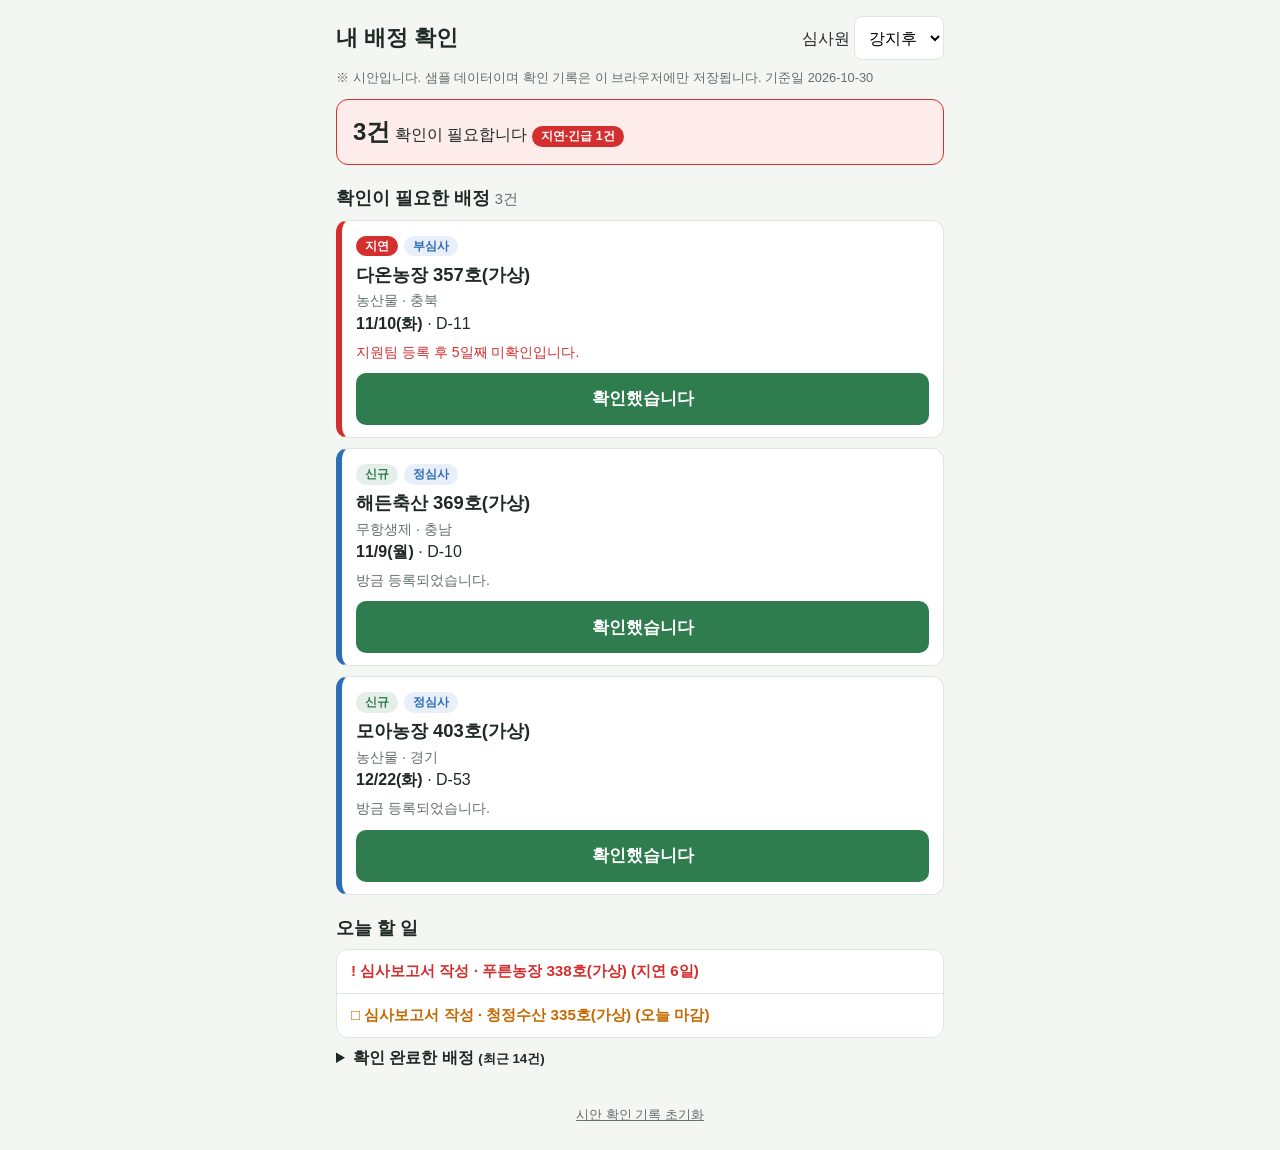
<file: my.html>
<!doctype html>
<html lang="ko">
<head>
<meta charset="utf-8">
<meta name="viewport" content="width=device-width, initial-scale=1">
<title>내 배정 확인</title>
<link rel="stylesheet" href="my.css?v=20261030i">
</head>
<body>
<header class="top">
  <h1>내 배정 확인</h1>
  <label class="who">심사원 <select id="who" aria-label="심사원 선택"></select></label>
</header>
<p class="demo" id="demo"></p>

<main>
  <section id="summary" class="summary" aria-live="polite"></section>
  <section>
    <h2>확인이 필요한 배정 <small id="n-pend"></small></h2>
    <div id="pending"></div>
  </section>
  <section>
    <h2>오늘 할 일</h2>
    <ul id="today" class="list"></ul>
  </section>
  <section>
    <details id="done-box">
      <summary>확인 완료한 배정 <small id="n-done"></small></summary>
      <ul id="done" class="list"></ul>
    </details>
  </section>
</main>
<div id="toast" class="toast" role="status" aria-live="polite"></div>
<footer><button id="reset" class="link">시안 확인 기록 초기화</button></footer>

<script src="rules.js?v=20261030i"></script>
<script src="sample.js?v=20261030i"></script>
<script src="tasks.js?v=20261030i"></script>
<script src="ack.js?v=20261030i"></script>
<script src="data.js?v=20261030i"></script>
<script src="my.js?v=20261030i"></script>
</body>
</html>
</file>
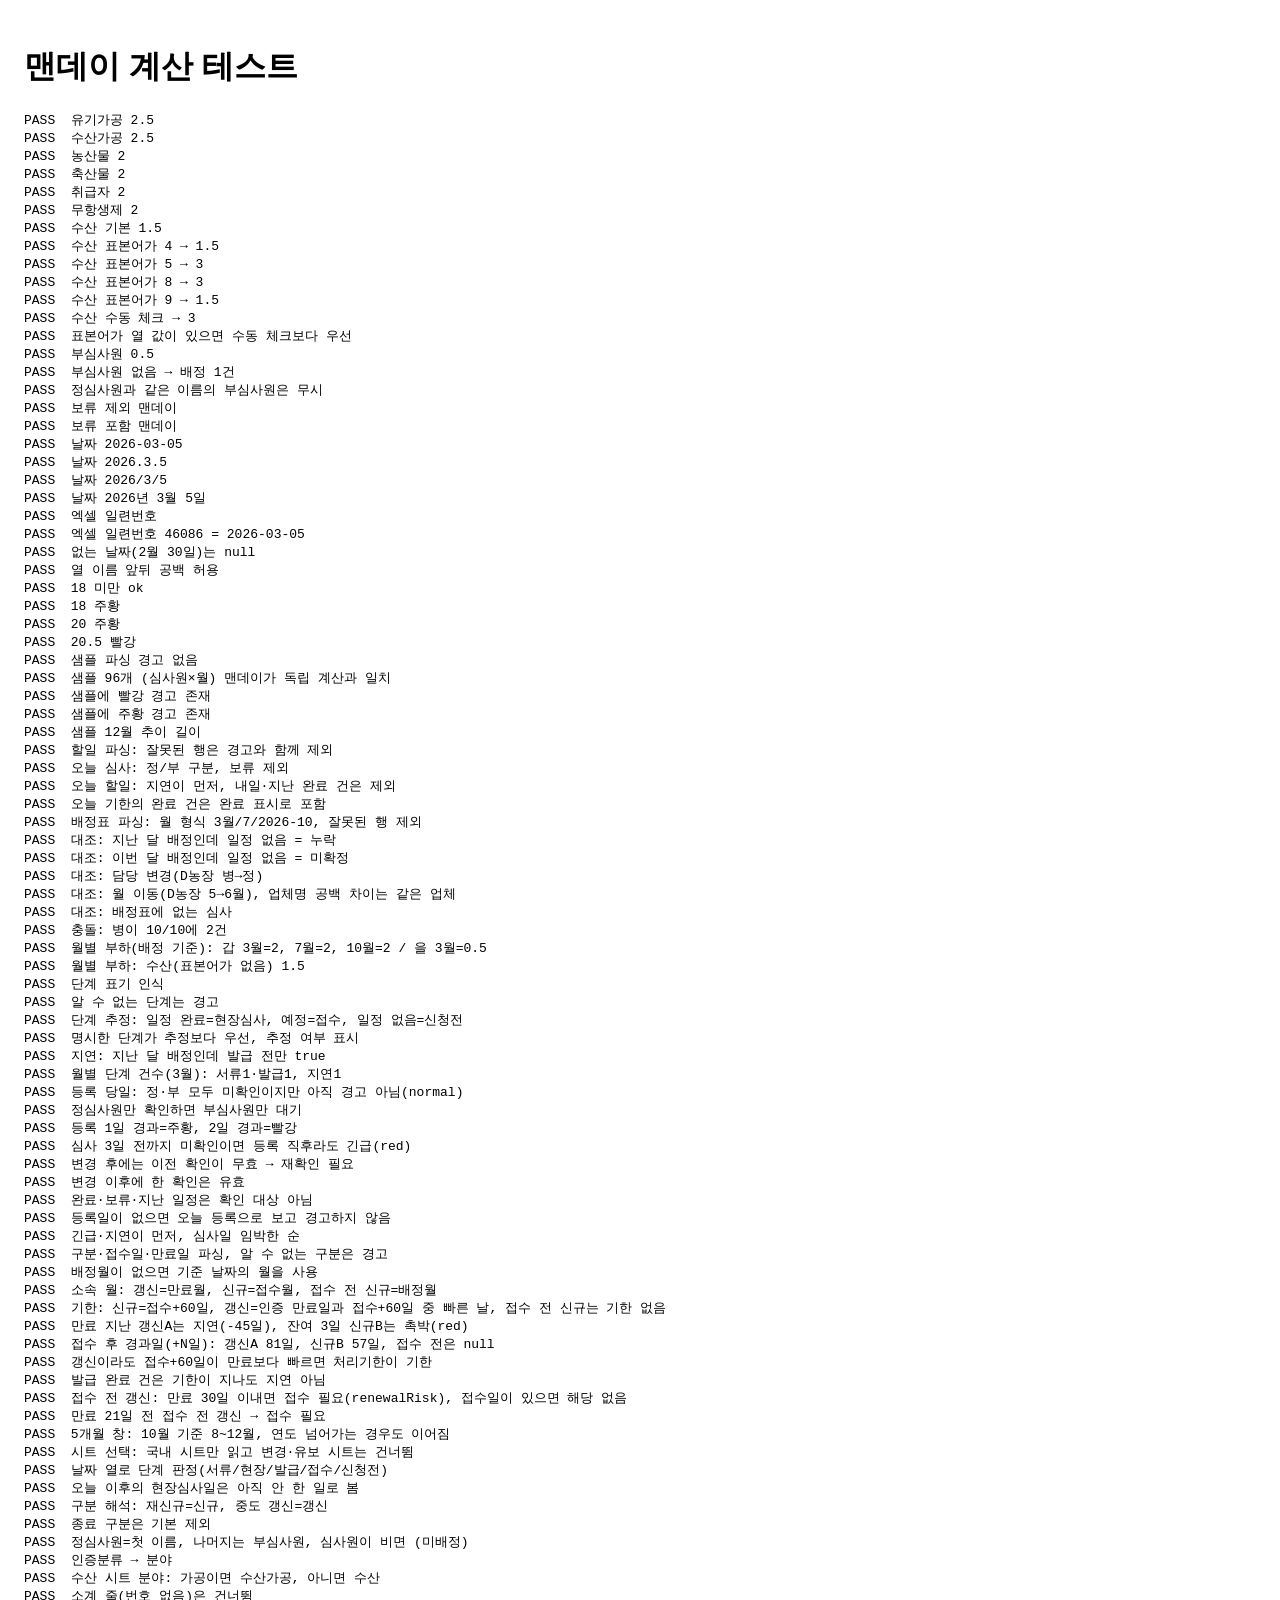
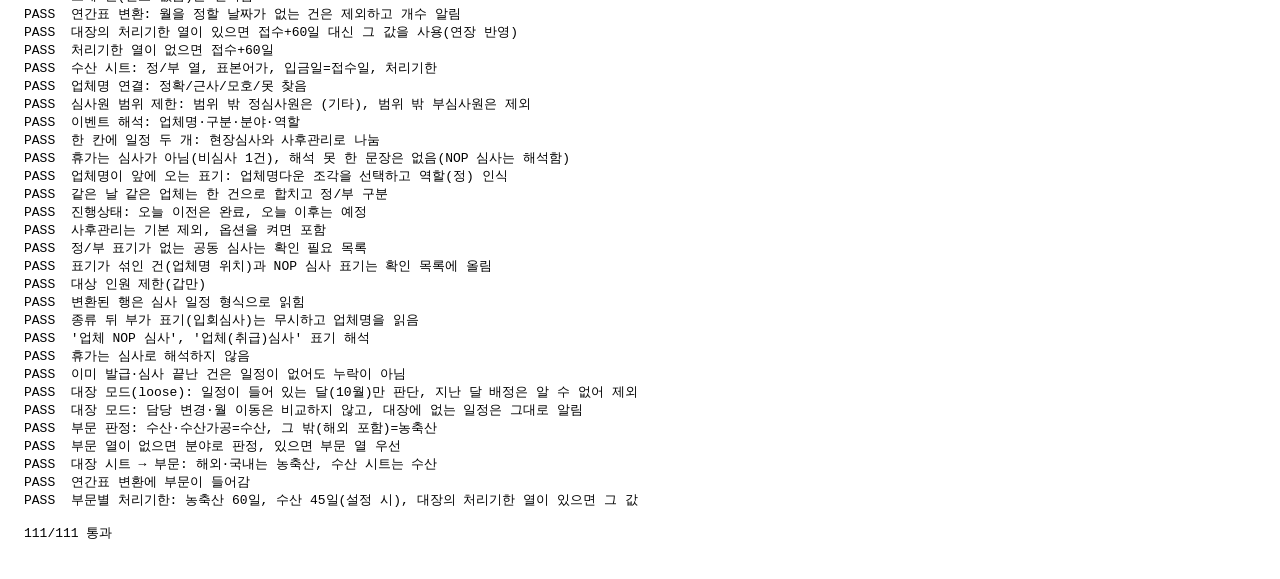
<file: tests.html>
<!doctype html>
<html lang="ko"><head><meta charset="utf-8"><meta name="viewport" content="width=device-width, initial-scale=1"><title>맨데이 계산 테스트</title></head>
<body style="font-family:sans-serif;padding:16px"><h1>맨데이 계산 테스트</h1><pre id="out">실행 중…</pre>
<script src="rules.js?v=20261030i"></script><script src="sample.js?v=20261030i"></script><script src="tasks.js?v=20261030i"></script><script src="check.js?v=20261030i"></script><script src="ack.js?v=20261030i"></script><script src="ledger.js?v=20261030i"></script><script src="nops.js?v=20261030i"></script><script src="tests/rules.test.js?v=20261030i"></script></body></html>
</file>
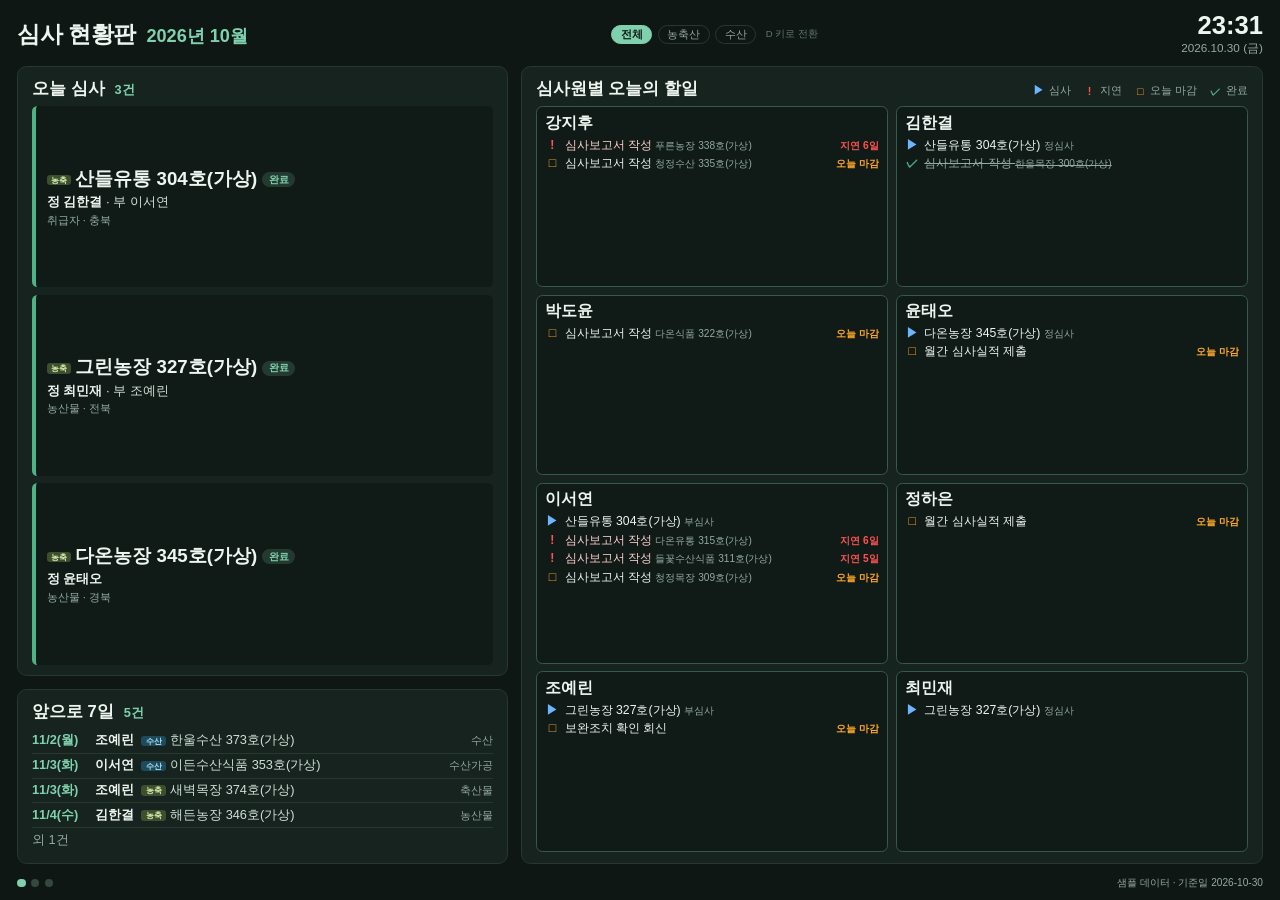
<file: tv.html>
<!doctype html>
<html lang="ko">
<head>
<meta charset="utf-8">
<meta name="viewport" content="width=device-width, initial-scale=1">
<title>심사 현황판</title>
<link rel="stylesheet" href="tv.css?v=20261030i">
</head>
<body>
<div class="board">
  <header class="bar">
    <div class="brand">
      <h1>심사 현황판</h1>
      <span id="period" class="period"></span>
    </div>
    <div id="alert" class="alert" aria-live="polite"></div>
    <div class="clock"><div id="clock-time"></div><div id="clock-date"></div></div>
  </header>

  <!-- 화면 1: 오늘 -->
  <section class="slide on" id="s1" aria-label="오늘의 심사 일정과 할일">
    <div class="left">
      <div class="panel grow">
        <h2>오늘 심사 <small id="today-n"></small></h2>
        <div id="today" class="cards"></div>
      </div>
      <div class="panel">
        <h2>앞으로 7일 <small id="week-n"></small></h2>
        <ul id="week" class="plain"></ul>
      </div>
    </div>
    <div class="panel right">
      <div class="panel-head">
        <h2>심사원별 오늘의 할일</h2>
        <div class="key"><span class="ic a">▶</span>심사 <span class="ic l">!</span>지연 <span class="ic d">□</span>오늘 마감 <span class="ic ok">✓</span>완료</div>
      </div>
      <div id="people" class="people"></div>
    </div>
  </section>

  <!-- 화면 8: 조치 필요 (기한·확인·점검·보고서를 한 목록으로 합쳐 급한 순) -->
  <section class="slide col" id="s8" aria-label="조치 필요">
    <div id="actTiles" class="checks"></div>
    <div class="act-grid">
      <div class="panel"><h2>지금 조치가 필요한 건 <small id="n-act"></small></h2><ul id="l-act" class="plain act"></ul><p id="act-note" class="act-note"></p></div>
      <div class="panel"><h2>담당자별 조치 건수</h2><ul id="l-actp" class="plain"></ul></div>
    </div>
  </section>

  <!-- 화면 6: 배정 확인 대기 -->
  <section class="slide col" id="s6" aria-label="배정 확인 대기">
    <div id="ackTiles" class="checks four"></div>
    <div class="ack-grid">
      <div class="panel"><h2>배정 확인 대기 <small id="n-ack"></small></h2><ul id="l-ack" class="plain ack"></ul></div>
      <div class="panel"><h2>심사원별 미확인</h2><ul id="l-ackp" class="plain"></ul></div>
    </div>
  </section>

  <!-- 화면 2: 점검 필요 -->
  <section class="slide col" id="s2" aria-label="점검 필요">
    <div id="checks" class="checks"></div>
    <div class="chk-grid">
      <div class="panel"><h2>일정 누락 · 미확정 <small id="n-miss"></small></h2><ul id="l-miss" class="plain"></ul></div>
      <div class="panel"><h2>일정 충돌 <small id="n-conf"></small></h2><ul id="l-conf" class="plain"></ul></div>
      <div class="panel"><h2>배정표와 다른 건 <small id="n-diff"></small></h2><ul id="l-diff" class="plain"></ul></div>
      <div class="panel"><h2>보고서 지연 <small id="n-late"></small></h2><ul id="l-late" class="plain"></ul></div>
    </div>
  </section>

  <!-- 화면 7: 5개월 인증 진행 (2개월 전 ~ 2개월 뒤, 지난 달 미완료 건까지 함께) -->
  <section class="slide col" id="s7" aria-label="5개월 인증 진행">
    <p class="m4-key"><b>+N일</b> 접수 후 경과일 (30일부터 주황, 60일부터 빨강) · <b>기한</b>은 인증 만료일과 접수+60일 중 먼저 다가오는 날 · 급한 순으로 표시</p>
    <div id="m4" class="m4"></div>
  </section>

  <!-- 화면 5: 월별 인증 진행(신청전→접수→서류→현장→발급) -->
  <section class="slide col" id="s5" aria-label="월별 인증 진행">
    <div class="panel pipe-top">
      <div class="panel-head">
        <h2>월별 인증 건 <small id="pipe-total"></small></h2>
        <div id="stage-key" class="key"></div>
      </div>
      <div id="mbars" class="mbars"></div>
    </div>
    <div class="panel kb-wrap">
      <h2 id="kb-title">인증 진행 단계</h2>
      <div id="kanban" class="kanban"></div>
    </div>
  </section>

  <!-- 화면 3: 월간 달력 -->
  <section class="slide" id="s3" aria-label="월간 심사 일정">
    <div id="cal" class="cal"></div>
  </section>

  <footer class="foot">
    <div id="dots" class="dots"></div>
    <span id="updated"></span>
  </footer>
</div>
<script src="rules.js?v=20261030i"></script>
<script src="sample.js?v=20261030i"></script>
<script src="tasks.js?v=20261030i"></script>
<script src="check.js?v=20261030i"></script>
<script src="ack.js?v=20261030i"></script>
<script src="data.js?v=20261030i"></script>
<script src="tv.js?v=20261030i"></script>
</body>
</html>
</file>
<file: my.css>
:root { --bg: #f4f6f4; --card: #fff; --ink: #1f2a24; --muted: #62706a; --line: #dfe5e1; --accent: #2f7d4f;
  --red: #d32f2f; --red-bg: #fdecea; --orange: #c46a00; --orange-bg: #fff3e0; --blue: #2f6db5; }
* { box-sizing: border-box; }
body { margin: 0; background: var(--bg); color: var(--ink); font: 16px/1.5 -apple-system, "Malgun Gothic", "Apple SD Gothic Neo", "Noto Sans KR", sans-serif; }
.top, main, .demo, footer { max-width: 640px; margin: 0 auto; padding: 0 16px; }
.top { display: flex; justify-content: space-between; align-items: center; gap: 12px; padding-top: 16px; flex-wrap: wrap; }
h1 { font-size: 1.35rem; margin: 0; }
h2 { font-size: 1.1rem; margin: 20px 0 8px; } h2 small { color: var(--muted); font-weight: 400; }
select { font: inherit; padding: 8px 10px; border: 1px solid var(--line); border-radius: 8px; background: #fff; min-height: 44px; }
.demo { color: var(--muted); font-size: .8rem; margin-top: 8px; }
.summary { background: var(--card); border: 1px solid var(--line); border-radius: 12px; padding: 14px 16px; margin: 12px 0; }
.summary b { font-size: 1.5rem; }
.summary.alert { border-color: var(--red); background: var(--red-bg); }
.summary.ok { border-color: var(--accent); }
.card { background: var(--card); border: 1px solid var(--line); border-left: 6px solid var(--blue); border-radius: 12px; padding: 12px 14px; margin-bottom: 10px; }
.card.red { border-left-color: var(--red); } .card.orange { border-left-color: #e67e00; }
.card h3 { margin: 4px 0 2px; font-size: 1.15rem; }
.pill { display: inline-block; font-size: .78rem; font-weight: 700; padding: 1px 9px; border-radius: 999px; background: #e6eee9; color: var(--accent); margin-right: 6px; }
.pill.red { background: var(--red); color: #fff; } .pill.orange { background: #e67e00; color: #fff; } .pill.role { background: #e8eff8; color: var(--blue); }
.meta { color: var(--muted); font-size: .9rem; }
.note { font-size: .88rem; margin: 6px 0 0; } .note.red { color: var(--red); } .note.orange { color: var(--orange); }
.ack-btn { width: 100%; margin-top: 10px; min-height: 52px; font: inherit; font-size: 1.05rem; font-weight: 700; color: #fff; background: var(--accent); border: 0; border-radius: 10px; cursor: pointer; }
.ack-btn:active { background: #276a42; } .ack-btn:disabled { opacity: .6; }
:focus-visible { outline: 3px solid #7fb5ff; outline-offset: 2px; }
.list { list-style: none; margin: 0; padding: 0; background: var(--card); border: 1px solid var(--line); border-radius: 12px; }
.list li { padding: 10px 14px; border-top: 1px solid var(--line); font-size: .95rem; }
.list li:first-child { border-top: 0; }
.list .late { color: var(--red); font-weight: 700; } .list .due { color: var(--orange); font-weight: 700; } .list .done { color: var(--muted); text-decoration: line-through; }
.empty { color: var(--muted); padding: 14px; background: var(--card); border: 1px dashed var(--line); border-radius: 12px; }
details summary { cursor: pointer; font-weight: 700; padding: 8px 0; }
.toast { position: fixed; left: 50%; bottom: 20px; transform: translateX(-50%) translateY(80px); background: #1f2a24; color: #fff; padding: 10px 18px; border-radius: 999px; font-size: .95rem; transition: transform .25s; max-width: 92vw; opacity: 0; pointer-events: none; }
.toast.on { transform: translateX(-50%) translateY(0); opacity: 1; }
footer { text-align: center; padding: 24px 16px; }
.link { background: none; border: 0; color: var(--muted); font: inherit; font-size: .8rem; text-decoration: underline; cursor: pointer; }
@media (prefers-reduced-motion: reduce) { .toast { transition: none; } }
</file>
<file: tv.css>
/* TV 현황판: 1920×1080 기준 16px = 1rem, 화면 폭에 비례해 확대/축소 */
:root {
  --bg: #0e1714; --panel: #16231e; --line: #26382f; --ink: #eef5f0; --muted: #94aaa0;
  --ok: #4fb286; --orange: #ffa726; --red: #ff5252; --blue: #6cb6ff; --accent: #7fd1ae;
}
* { box-sizing: border-box; }
html { font-size: calc(100vw / 120); }
body { margin: 0; background: var(--bg); color: var(--ink); overflow: hidden;
  font-family: -apple-system, "Malgun Gothic", "Apple SD Gothic Neo", "Noto Sans KR", sans-serif; }
.board { height: 100vh; display: flex; flex-direction: column; padding: 1.2rem 1.6rem 0.8rem; gap: 1rem; }

/* 상단 */
.bar { display: flex; align-items: center; gap: 1.5rem; }
.brand { display: flex; align-items: baseline; gap: 1rem; }
h1 { margin: 0; font-size: 2.2rem; letter-spacing: -.02em; }
.period { font-size: 1.7rem; color: var(--accent); font-weight: 700; }
.alert { flex: 1; display: flex; flex-wrap: wrap; gap: .5rem; justify-content: center; align-items: center; min-height: 2.4rem; color: var(--muted); font-size: 1.05rem; }
.alert .tag { font-size: 1.05rem; font-weight: 700; padding: .15rem .8rem; border-radius: 999px; }
.alert .tag.red { background: rgba(255, 82, 82, .18); color: var(--red); border: 1px solid var(--red); }
.alert .tag.orange { background: rgba(255, 167, 38, .15); color: var(--orange); border: 1px solid var(--orange); }
.clock { text-align: right; }
#clock-time { font-size: 2.4rem; font-weight: 700; font-variant-numeric: tabular-nums; line-height: 1; }
#clock-date { color: var(--muted); font-size: 1.1rem; margin-top: .2rem; }

/* 슬라이드 공통 */
.slide { flex: 1; min-height: 0; display: none; gap: 1.2rem; }
.slide.on { display: flex; animation: fade .6s ease; }
.slide.col { flex-direction: column; }
.panel, .kpi, .cal { background: var(--panel); border: 1px solid var(--line); border-radius: .9rem; }
.panel { padding: 1rem 1.3rem; min-width: 0; display: flex; flex-direction: column; }
.panel.grow { flex: 1; min-height: 0; }
.panel-head { display: flex; justify-content: space-between; align-items: baseline; }
h2 { margin: 0 0 .6rem; font-size: 1.55rem; }
h2 small { color: var(--accent); font-weight: 700; font-size: 1.2rem; margin-left: .5rem; }
.key { color: var(--muted); font-size: 1rem; display: flex; align-items: center; gap: .3rem; flex-wrap: wrap; }
.key .ic { margin-left: .8rem; }
.k { display: inline-block; width: .8rem; height: .8rem; border-radius: 50%; margin: 0 .3rem 0 .9rem; }
.k.ok { background: var(--ok); } .k.orange { background: var(--orange); } .k.red { background: var(--red); }

/* 화면 1: 좌측(오늘 심사 + 앞으로 7일) */
.left { flex: 1; min-width: 0; display: flex; flex-direction: column; gap: 1.2rem; }
.right { flex: 1.45; }
.cards { flex: 1; min-height: 0; display: grid; grid-template-columns: 1fr; grid-auto-rows: minmax(0, 1fr); gap: .7rem; overflow: hidden; }
.card { display: flex; flex-direction: column; justify-content: center; gap: .15rem; background: #101b17; border-left: .4rem solid var(--blue); border-radius: .5rem; padding: .4rem 1rem; min-height: 0; overflow: hidden; }
.card.done { border-left-color: var(--ok); }
.card .co { font-size: 1.75rem; font-weight: 800; white-space: nowrap; overflow: hidden; text-overflow: ellipsis; }
.card .who { font-size: 1.25rem; color: #cfe0d6; white-space: nowrap; overflow: hidden; text-overflow: ellipsis; }
.card .who b { color: var(--ink); }
.pill { display: inline-block; font-size: .95rem; padding: .05rem .6rem; border-radius: 999px; background: #243a30; color: var(--accent); margin-left: .5rem; font-weight: 700; vertical-align: middle; }
.pill.plan { background: #1f3350; color: var(--blue); }
.card .meta { color: var(--muted); font-size: 1.05rem; }
.plain { list-style: none; margin: 0; padding: 0; }
.plain li { display: flex; gap: .7rem; align-items: baseline; padding: .32rem 0; border-top: 1px solid var(--line); font-size: 1.2rem; }
.plain li:first-child { border-top: 0; }
.plain .d { flex: 0 0 5.2rem; color: var(--accent); font-weight: 700; font-variant-numeric: tabular-nums; }
.plain .who { font-weight: 700; flex: 0 0 auto; }
.plain .co { flex: 1; min-width: 0; white-space: nowrap; overflow: hidden; text-overflow: ellipsis; color: #cfe0d6; }
.plain .fd, .fd { color: var(--muted); font-size: 1rem; }
.none { color: var(--muted); font-size: 1.25rem; padding: .6rem 0; }

/* 화면 1: 우측 심사원별 할일 */
.people { flex: 1; min-height: 0; display: grid; gap: .7rem; grid-auto-rows: minmax(0, 1fr); }
.pc { background: #101b17; border: 1px solid var(--line); border-radius: .6rem; padding: .5rem .8rem; min-width: 0; min-height: 0; overflow: hidden; display: flex; flex-direction: column; }
.pc.busy { border-color: #355a49; }
.ph { display: flex; align-items: center; justify-content: space-between; gap: .5rem; margin-bottom: .2rem; }
.pn { font-size: 1.5rem; font-weight: 800; }
.tl { list-style: none; margin: 0; padding: 0; min-height: 0; overflow: hidden; }
.tl li { display: flex; align-items: baseline; gap: .5rem; font-size: 1.15rem; line-height: 1.5; min-width: 0; }
.tl .t { flex: 1; min-width: 0; white-space: nowrap; overflow: hidden; text-overflow: ellipsis; }
.tl .t small { color: var(--muted); font-size: .95rem; }
.tl em { font-style: normal; font-size: .95rem; font-weight: 700; white-space: nowrap; }
.tl .none { font-size: 1.05rem; padding: .2rem 0; }
.ic { display: inline-block; width: 1.3rem; text-align: center; font-weight: 800; flex: 0 0 auto; }
.ic.a { color: var(--blue); } .ic.l { color: var(--red); } .ic.d { color: var(--orange); } .ic.ok { color: var(--ok); }
.tl .late .t { color: #ffd0d0; } .tl .late em { color: var(--red); }
.tl .due em { color: var(--orange); }
.tl .done { color: var(--muted); } .tl .done .t { text-decoration: line-through; }
.tl .more { color: var(--muted); font-size: .95rem; }

/* 화면 2: 달력 */
.cal { flex: 1; padding: .9rem 1rem; display: flex; flex-direction: column; min-width: 0; }
.cal-head, .cal-grid { display: grid; grid-template-columns: repeat(7, minmax(0, 1fr)); gap: .4rem; }
.cal-head { text-align: center; color: var(--muted); font-size: 1.1rem; padding-bottom: .4rem; }
.cal-grid { flex: 1; min-height: 0; grid-auto-rows: 1fr; }
.cd { background: #101b17; border: 1px solid var(--line); border-radius: .5rem; padding: .3rem .4rem; min-width: 0; overflow: hidden; }
.cd.blank { background: transparent; border-color: transparent; }
.cd.wk { opacity: .55; }
.cd.today { border: 2px solid var(--accent); background: #15281f; opacity: 1; }
.cd .n { font-size: 1.05rem; color: var(--muted); }
.cd.today .n { color: var(--accent); font-weight: 800; }
.ce { display: flex; align-items: center; gap: .35rem; font-size: 1.1rem; line-height: 1.25; white-space: nowrap; overflow: hidden; }
.ce i { flex: 0 0 .5rem; height: .5rem; border-radius: 50%; }
.ce .t { overflow: hidden; text-overflow: ellipsis; }
.ce.plan { opacity: .75; font-style: italic; }
.more { font-size: 1rem; color: var(--muted); }

/* 화면 2: 점검 필요 */
.checks { display: grid; grid-template-columns: repeat(5, 1fr); gap: .8rem; }
.tile { background: var(--panel); border: 1px solid var(--line); border-radius: .9rem; padding: .6rem .5rem; text-align: center; }
.tile b { display: block; font-size: 3rem; line-height: 1.1; font-variant-numeric: tabular-nums; }
.tile span { color: var(--muted); font-size: 1.1rem; }
.tile.red { border-color: var(--red); } .tile.red b { color: var(--red); }
.tile.orange { border-color: var(--orange); } .tile.orange b { color: var(--orange); }
.tile.ok b { color: var(--ok); }
.chk-grid { flex: 1; min-height: 0; display: grid; grid-template-columns: 1fr 1fr; grid-auto-rows: minmax(0, 1fr); gap: 1.2rem; }
.chk-grid .panel { min-height: 0; overflow: hidden; }
.chk-grid .plain { flex: 1; min-height: 0; overflow: hidden; }
.chk-grid .plain li { font-size: 1.15rem; padding: .28rem 0; }
.chk-grid .plain .d { flex: 0 0 7.2rem; white-space: nowrap; }
.plain .co b { color: var(--ink); }
.tag2 { flex: 0 0 auto; font-size: .95rem; font-weight: 700; white-space: nowrap; }
.tag2.red { color: var(--red); } .tag2.orange { color: var(--orange); } .tag2.blue { color: var(--blue); } .tag2.muted { color: var(--muted); }
.okline { color: var(--ok); font-size: 1.3rem; padding: .6rem 0; }

/* 화면 5: 월별 인증 진행 */
:root { --st0: #6b7f75; --st1: #6cb6ff; --st2: #c49bff; --st3: #ffd166; --st4: #4fb286; }
.pipe-top { flex: 0 0 auto; }
.st-dot { display: inline-block; width: .8rem; height: .8rem; border-radius: 3px; margin: 0 .3rem 0 .9rem; }
.mbars { display: grid; grid-template-columns: repeat(12, minmax(0, 1fr)); gap: .5rem; height: 12rem; }
.mb { display: flex; flex-direction: column; align-items: stretch; min-width: 0; border-radius: .5rem; padding: .2rem .3rem; }
.mb.cur { outline: 2px solid var(--accent); background: #15281f; }
.mb .tot { text-align: center; font-size: 1.15rem; font-weight: 700; height: 1.5rem; font-variant-numeric: tabular-nums; }
.mb .col { flex: 1; min-height: 0; position: relative; }
.mb .stk { position: absolute; left: 12%; right: 12%; bottom: 0; display: flex; flex-direction: column-reverse; border-radius: .3rem; overflow: hidden; }
.mb .seg { min-height: 2px; }
.mb .lbl { text-align: center; color: var(--muted); font-size: 1.05rem; height: 1.5rem; }
.mb.cur .lbl { color: var(--accent); font-weight: 800; }
.mb .late { text-align: center; color: var(--red); font-size: .9rem; font-weight: 700; height: 1.1rem; }
.s0 { background: var(--st0); } .s1 { background: var(--st1); } .s2 { background: var(--st2); } .s3 { background: var(--st3); } .s4 { background: var(--st4); }
.kb-wrap { flex: 1; min-height: 0; }
.kanban { flex: 1; min-height: 0; display: grid; grid-template-columns: repeat(5, minmax(0, 1fr)); gap: .8rem; }
.kc { min-height: 0; display: flex; flex-direction: column; background: #101b17; border-radius: .6rem; border-top: .35rem solid var(--st0); padding: .5rem .7rem; overflow: hidden; }
.kc.s0 { border-top-color: var(--st0); background: #101b17; } .kc.s1 { border-top-color: var(--st1); background: #101b17; }
.kc.s2 { border-top-color: var(--st2); background: #101b17; } .kc.s3 { border-top-color: var(--st3); background: #101b17; } .kc.s4 { border-top-color: var(--st4); background: #101b17; }
.kc h3 { margin: 0 0 .3rem; font-size: 1.3rem; display: flex; justify-content: space-between; align-items: baseline; }
.kc h3 b { font-size: 1.8rem; font-variant-numeric: tabular-nums; }
.kc ul { list-style: none; margin: 0; padding: 0; flex: 1; min-height: 0; overflow: hidden; }
.kc li { font-size: 1.05rem; line-height: 1.35; padding: .18rem 0; border-top: 1px solid var(--line); min-width: 0; }
.kc li:first-child { border-top: 0; }
.kc .cn { display: block; white-space: nowrap; overflow: hidden; text-overflow: ellipsis; }
.kc .sub { display: block; color: var(--muted); font-size: .9rem; white-space: nowrap; overflow: hidden; text-overflow: ellipsis; }
.kc li.od .cn { color: #ffd0d0; } .kc li.od .sub::after { content: ' · 지연'; color: var(--red); font-weight: 700; }
.kc .more { color: var(--muted); border-top: 0; }

/* 화면 7: 5개월 인증 진행 */
.m4-key { margin: 0; color: var(--muted); font-size: 1.05rem; } .m4-key b { color: var(--ink); }
.m4 { flex: 1; min-height: 0; display: grid; grid-template-columns: repeat(5, minmax(0, 1fr)); gap: .8rem; }
.mp { background: var(--panel); border: 1px solid var(--line); border-radius: .9rem; padding: .8rem 1rem; min-width: 0; min-height: 0; display: flex; flex-direction: column; overflow: hidden; }
.mp.cur { border-color: var(--accent); box-shadow: inset 0 0 0 1px var(--accent); }
.mp h3 { margin: 0; font-size: 1.6rem; display: flex; align-items: baseline; gap: .6rem; }
.mp h3 small { color: var(--muted); font-size: 1.1rem; font-weight: 500; }
.mp .badge { font-size: .95rem; font-weight: 700; padding: .05rem .6rem; border-radius: 999px; background: #243a30; color: var(--accent); }
.mp .sum { margin: .25rem 0 .3rem; font-size: 1rem; color: var(--muted); }
.mp .sum b { color: var(--ink); }
.alerts { display: flex; flex-wrap: wrap; gap: .3rem; margin-bottom: .4rem; min-height: 1.5rem; }
.al { font-size: .92rem; font-weight: 800; padding: .05rem .55rem; border-radius: .35rem; }
.al.red { background: var(--red); color: #1a0505; } .al.orange { background: var(--orange); color: #241500; } .al.ok { color: var(--ok); padding-left: 0; }
.mp .sum b.red { color: var(--red); } .mp .sum b.ok { color: var(--ok); }
.sbar { display: flex; height: .9rem; border-radius: .45rem; overflow: hidden; background: #101b17; margin-bottom: .5rem; }
.sbar i { display: block; }
.chips2 { display: flex; flex-wrap: wrap; gap: .3rem; margin-bottom: .5rem; }
.sc { font-size: .9rem; font-weight: 700; padding: .05rem .5rem; border-radius: .35rem; color: #101b17; white-space: nowrap; }
.sc.s0 { background: var(--st0); color: #fff; } .sc.s1 { background: var(--st1); } .sc.s2 { background: var(--st2); } .sc.s3 { background: var(--st3); } .sc.s4 { background: var(--st4); }
.mp h4 { margin: 0 0 .2rem; font-size: 1.05rem; color: var(--muted); font-weight: 600; }
.mp ul { list-style: none; margin: 0; padding: 0; flex: 1; min-height: 0; overflow: hidden; }
.mp li { display: flex; align-items: center; gap: .5rem; padding: .28rem 0; border-top: 1px solid var(--line); min-width: 0; }
.mp li:first-child { border-top: 0; }
.mp li .tx { flex: 1; min-width: 0; }
.mp li .cn { display: block; font-size: 1rem; white-space: nowrap; overflow: hidden; text-overflow: ellipsis; }
.mp li .sub { display: block; font-size: .88rem; color: var(--muted); white-space: nowrap; overflow: hidden; text-overflow: ellipsis; }
.mp li.od .cn { color: #ffd0d0; }
.mp li .rt { flex: 0 0 auto; display: flex; flex-direction: column; align-items: flex-end; gap: .1rem; }
.rr { display: inline-flex; align-items: center; gap: .35rem; }
.el { font-size: .88rem; font-weight: 800; color: var(--muted); white-space: nowrap; font-variant-numeric: tabular-nums; }
.el.slow { color: var(--orange); } .el.late { color: var(--red); }
.dt { font-size: .82rem; font-weight: 700; color: var(--muted); white-space: nowrap; }
.dt.red { color: var(--red); } .dt.orange { color: var(--orange); }
.mp.dense li { padding: .16rem 0; }
.mp.dense li .sub { display: none; }
.mp.dense li .rt { flex-direction: row; align-items: center; gap: .4rem; }
.mp li .sc { flex: 0 0 auto; }
.mp .okline { font-size: 1.2rem; }
.mp .more { color: var(--muted); font-size: 1rem; border-top: 0; }

/* 화면 8: 조치 필요 */
.act-grid { flex: 1; min-height: 0; display: grid; grid-template-columns: 2.3fr 1fr; gap: 1.2rem; }
.act-grid .panel { min-height: 0; overflow: hidden; }
.act-grid .plain { flex: 1; min-height: 0; overflow: hidden; }
.act li { font-size: 1.2rem; padding: .34rem 0; }
.plain.act .lv { flex: 0 0 6.6rem; white-space: nowrap; }
.act-note { margin: .4rem 0 0; color: var(--muted); font-size: 1.05rem; }
.act .co small { color: var(--muted); font-size: 1rem; }
.lv.orange { background: var(--orange); color: #241500; }

/* 화면 6: 배정 확인 대기 */
.checks.four { grid-template-columns: repeat(4, 1fr); }
.ack-grid { flex: 1; min-height: 0; display: grid; grid-template-columns: 2.2fr 1fr; gap: 1.2rem; }
.ack-grid .panel { min-height: 0; overflow: hidden; }
.ack-grid .plain { flex: 1; min-height: 0; overflow: hidden; }
.ack-grid .plain li { font-size: 1.2rem; padding: .4rem 0; }
.plain .lv { flex: 0 0 4.2rem; text-align: center; font-size: 1rem; font-weight: 800; border-radius: .4rem; padding: .05rem 0; }
.lv.red { background: var(--red); color: #1a0505; } .lv.orange { background: var(--orange); color: #241500; } .lv.normal { background: #2c4439; color: var(--accent); }

/* 부문 표시 */
.dv { display: inline-block; font-size: .78rem; font-weight: 800; line-height: 1.25; padding: 0 .4rem; border-radius: .3rem; margin-right: .4rem; vertical-align: middle; white-space: nowrap; }
.dv-n { background: #3d4f2f; color: #d3eaa9; } .dv-s { background: #1f4a5c; color: #a5e3f7; }
.dvsel { font-size: 1.05rem; padding: .1rem .8rem; border-radius: 999px; border: 1px solid var(--line); color: var(--muted); }
.dvsel.on { background: var(--accent); border-color: var(--accent); color: #0e1714; font-weight: 800; }
.dvhint { font-size: .9rem; color: #5f776c; margin-left: .4rem; }

/* 하단 */
.foot { display: flex; justify-content: space-between; align-items: center; color: var(--muted); font-size: .95rem; height: 1.6rem; }
.dots { display: flex; gap: .5rem; }
.dot { width: .8rem; height: .8rem; border-radius: 50%; background: #34483e; border: 0; padding: 0; cursor: pointer; }
.dot.on { background: var(--accent); }

@keyframes fade { from { opacity: 0; } to { opacity: 1; } }
@media (prefers-reduced-motion: reduce) { * { animation: none !important; } }

/* 세로 화면(휴대폰 등): 한 열로 쌓고 스크롤 허용 */
@media (max-aspect-ratio: 1/1) {
  html { font-size: 3.4vw; }
  body { overflow: auto; }
  .board { height: auto; min-height: 100vh; }
  .bar { flex-wrap: wrap; } .alert { order: 3; flex-basis: 100%; }
  .slide.on { flex-direction: column; }
  .people { grid-template-columns: 1fr !important; grid-auto-rows: auto; }
  .cards { grid-auto-rows: auto; }
  .mbars { height: 9rem; } .kanban { grid-template-columns: 1fr; } .kc ul { overflow: visible; }
  .m4 { grid-template-columns: 1fr; } .mp ul { overflow: visible; }
  .act-grid { grid-template-columns: 1fr; }
  .checks, .checks.four { grid-template-columns: repeat(2, 1fr); } .ack-grid { grid-template-columns: 1fr; } .chk-grid { grid-template-columns: 1fr; }
  .cd { min-height: 4rem; }
}
</file>
